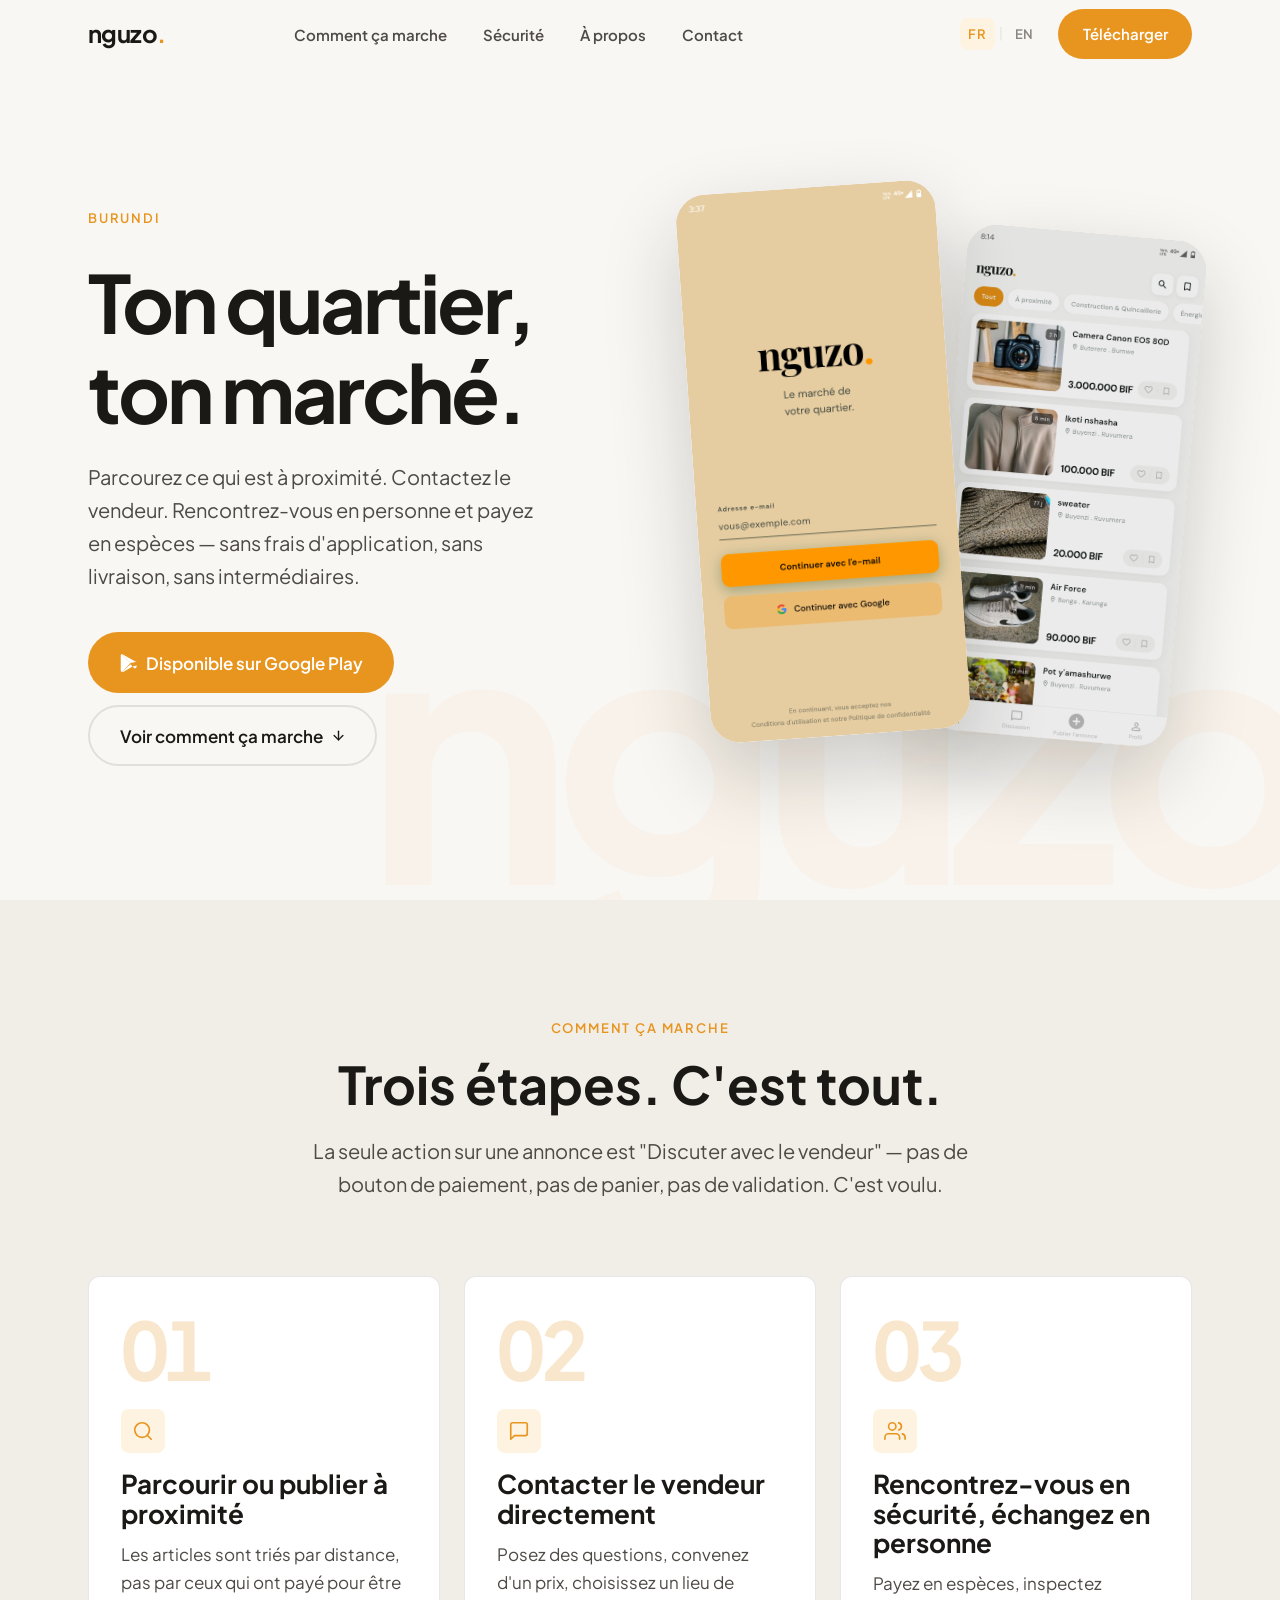
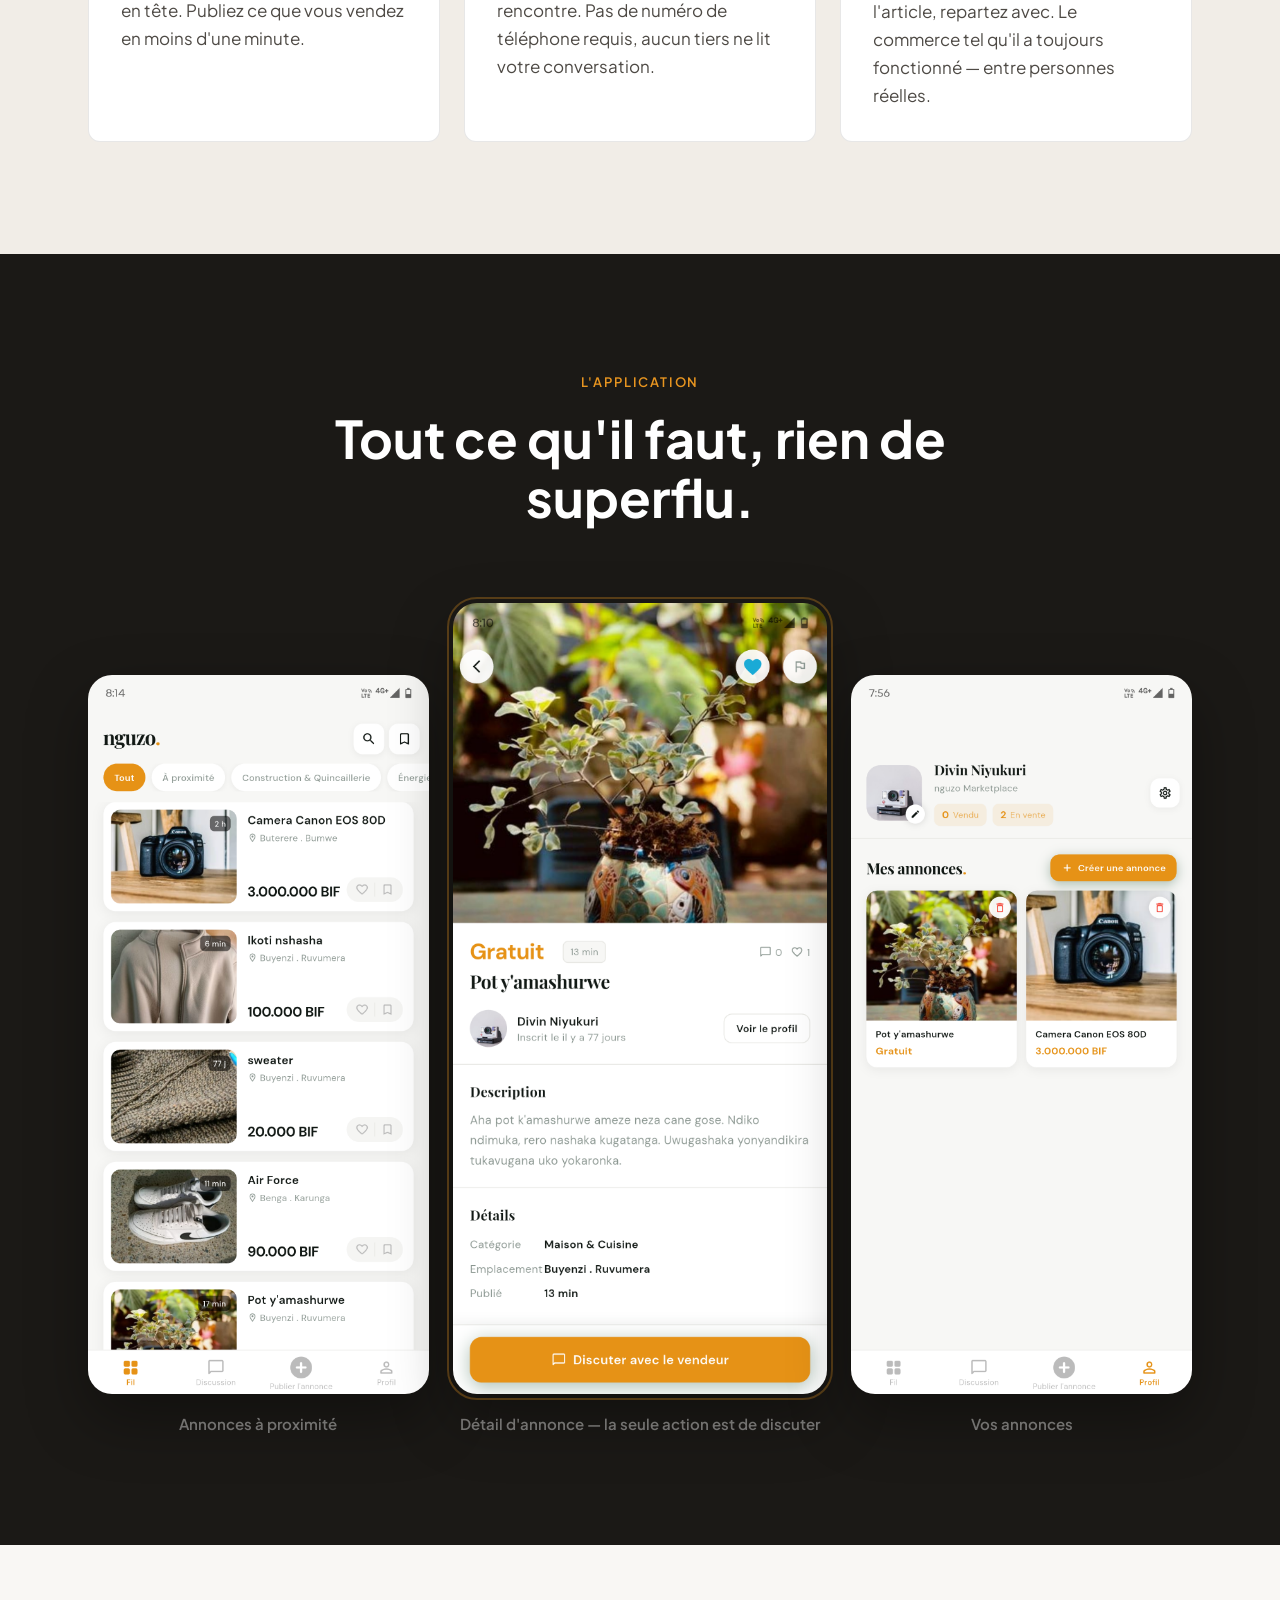
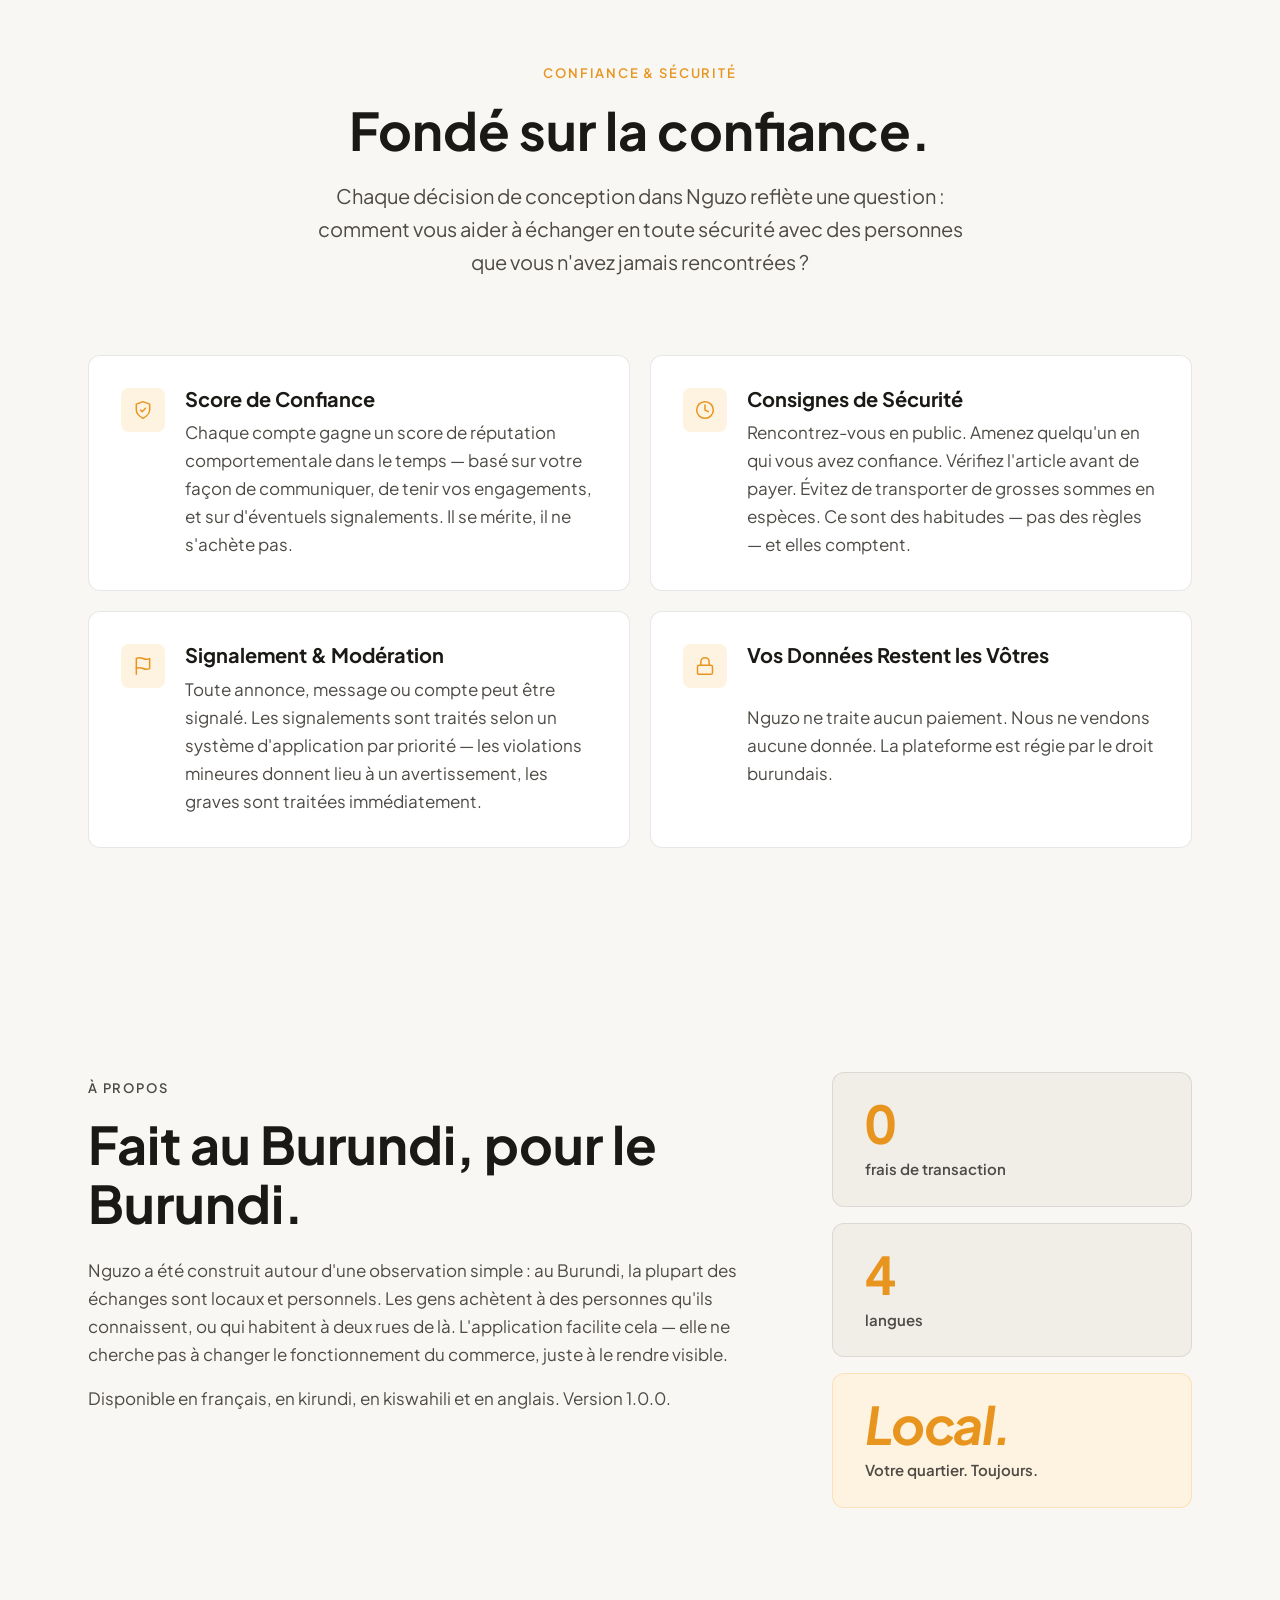
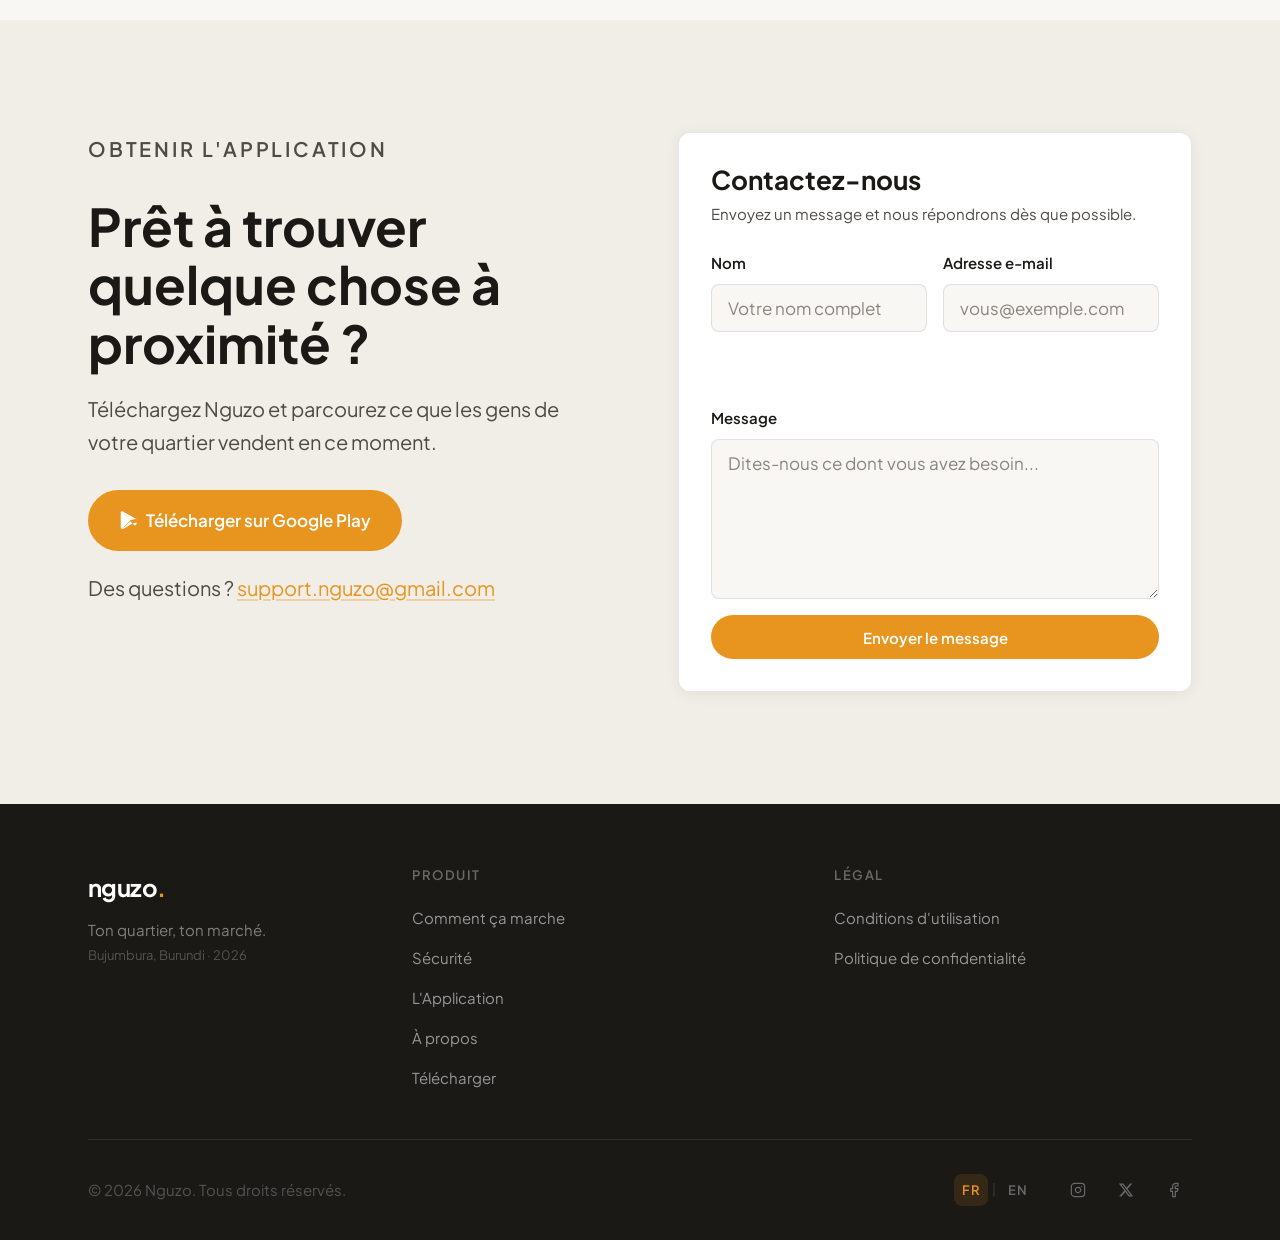
<file: index.html>
<!DOCTYPE html>
<html lang="fr" data-lang="fr">
<head> 
  <meta charset="UTF-8" />
  <meta name="viewport" content="width=device-width, initial-scale=1.0" />
  <meta http-equiv="X-UA-Compatible" content="IE=edge" />

  <!-- ============================================================
       SEO META
       Replace with your actual domain before going live. //done
  ============================================================ -->
  <title>Nguzo — Your Neighborhood Marketplace</title>
  <meta name="description" content="Nguzo connects buyers and sellers in the same neighborhood. Post a listing, message directly, meet in person. No fees, no shipping, no middlemen." />
  <meta name="robots" content="index, follow" />
  <meta name="author" content="Nguzo" />

  <link rel="canonical" href="https://nguzo.app/" />
  <link rel="alternate" hreflang="en" href="https://nguzo.app/" />
  <link rel="alternate" hreflang="fr" href="https://nguzo.app/?lang=fr" />
  <link rel="alternate" hreflang="x-default" href="https://nguzo.app/" />

  <!-- Open Graph -->
  <meta property="og:type"        content="website" />
  <meta property="og:url"         content="https://nguzo.app/" />
  <meta property="og:title"       content="Nguzo — Your Neighborhood Marketplace" />
  <meta property="og:description" content="Browse nearby listings. Message sellers directly. Meet in person. Burundi's local marketplace." />
  <meta property="og:image"       content="https://nguzo.app/images/app-feed.png" />
  <meta property="og:locale"      content="fr_FR" />
  <meta property="og:locale:alternate" content="en_US" />
  <meta property="og:site_name"   content="Nguzo" />

  <!-- Twitter Card -->
  <meta name="twitter:card"        content="summary_large_image" />
  <meta name="twitter:title"       content="Nguzo — Your Neighborhood Marketplace" />
  <meta name="twitter:description" content="Browse nearby listings. Message sellers directly. Meet in person." />
  <meta name="twitter:image"       content="https://nguzo.app/images/app-feed.png" />

  <!-- Structured Data -->
  <script type="application/ld+json">
  {
    "@context": "https://schema.org",
    "@type": "SoftwareApplication",
    "name": "Nguzo",
    "applicationCategory": "ShoppingApplication",
    "operatingSystem": "Android",
    "description": "Hyper-local peer-to-peer marketplace for Burundi. Post listings, message sellers, meet in person.",
    "inLanguage": ["fr", "rn", "sw", "en"],
    "url": "https://nguzo.app/",
    "publisher": {
      "@type": "Organization",
      "name": "Nguzo",
      "address": { "@type": "PostalAddress", "addressLocality": "Bujumbura", "addressCountry": "BI" },
      "email": "nguzo.official@gmail.com"
    },
    "contactPoint": [
      { "@type": "ContactPoint", "email": "support.nguzo@gmail.com",   "contactType": "customer support" },
      { "@type": "ContactPoint", "email": "nguzo.official@gmail.com",  "contactType": "legal" }
    ]
  }
  </script>

  <!-- Font: Plus Jakarta Sans 400 + 600 + 700 -->
  <link rel="preconnect" href="https://fonts.googleapis.com" />
  <link rel="preconnect" href="https://fonts.gstatic.com" crossorigin />
  <link href="https://fonts.googleapis.com/css2?family=Plus+Jakarta+Sans:ital,wght@0,400;0,600;0,700;1,400&display=swap" rel="stylesheet" />

  <link rel="icon" type="image/png" href="images/LOGO.png">

  <link rel="stylesheet" href="style.css" />
</head>
<body>

<!-- Skip to main content (accessibility) -->
<a href="#main" class="skip-link">
  <span data-en="Skip to main content" data-fr="Passer au contenu principal">Skip to main content</span>
</a>

<!-- ==============================================================
     NAVIGATION
============================================================== -->

<app-header></app-header>

<!-- ==============================================================
     MAIN
============================================================== -->
<app-main></app-main>

<!-- ==============================================================
     FOOTER
============================================================== -->
<footer class="site-footer" role="contentinfo">
  <div class="container">
    <div class="footer-top">

      <!-- Brand -->
      <div class="footer-brand">
        <a href="/" class="logo footer-logo" aria-label="Nguzo">
          <span class="logo__word">nguzo</span><span class="logo__dot">.</span>
        </a>
        <p data-en="Your neighborhood, your marketplace."
           data-fr="Ton quartier, ton marché.">Your neighborhood, your marketplace.</p>
        <p class="footer-location">Bujumbura, Burundi · 2026</p>
      </div>

      <!-- Product links -->
      <nav class="footer-nav" aria-label="Product navigation">
        <h4 data-en="Product" data-fr="Produit">Product</h4>
        <ul role="list">
          <li><a href="#how-it-works" data-en="How it works"  data-fr="Comment ça marche">How it works</a></li>
          <li><a href="#trust"        data-en="Safety"        data-fr="Sécurité">Safety</a></li>
          <li><a href="#the-app"      data-en="The App"       data-fr="L'Application">The App</a></li>
          <li><a href="#about"        data-en="About"         data-fr="À propos">About</a></li>
          <li><a href="https://play.google.com/store/apps/details?id=co.nguzo.app" target="_blank" rel="noopener noreferrer"
                 data-en="Download"  data-fr="Télécharger">Download</a></li>
        </ul>
      </nav>

      <!-- Legal links -->
      <nav class="footer-nav" aria-label="Legal navigation">
        <h4 data-en="Legal" data-fr="Légal">Legal</h4>
        <ul role="list">
          <li><a href="/terms"   data-en="Terms of Use"       data-fr="Conditions d'utilisation">Terms of Use</a></li>
          <li><a href="/privacy" data-en="Privacy Policy"     data-fr="Politique de confidentialité">Privacy Policy</a></li>
          <li>
            <!-- <a href="mailto:nguzo.official@gmail.com" class="footer-legal-email">
              <span data-en="Legal inquiries" data-fr="Requêtes légales">Legal inquiries</span>
              <small>nguzo.official@gmail.com</small>
            </a> -->
          </li>
        </ul>
      </nav>

    </div>

    <div class="footer-bottom">
      <p class="footer-copy" data-en="© 2026 Nguzo. All rights reserved." data-fr="© 2026 Nguzo. Tous droits réservés.">© 2026 Nguzo. All rights reserved.</p>
      <div class="footer-bottom-right">
        <div class="lang-switch" role="group" aria-label="Language / Langue">
          <button class="lang-btn" id="btn-fr-f" aria-pressed="true">FR</button>
          <span aria-hidden="true" class="lang-sep">|</span>
          <button class="lang-btn" id="btn-en-f" aria-pressed="false">EN</button>
        </div>
        <div class="footer-social" aria-label="Social media">
          <a href="https://www.instagram.com/nguzo_marketplace?igsh=dHk3d3pzeW5hcGFs" class="social-btn" aria-label="Nguzo on Instagram" rel="noopener noreferrer">
            <svg width="16" height="16" viewBox="0 0 24 24" fill="none" stroke="currentColor" stroke-width="1.8" stroke-linecap="round" stroke-linejoin="round"><rect x="2" y="2" width="20" height="20" rx="5"/><path d="M16 11.37A4 4 0 1 1 12.63 8 4 4 0 0 1 16 11.37z"/><line x1="17.5" y1="6.5" x2="17.51" y2="6.5"/></svg>
          </a>
          <a href="https://x.com/ngz_marketplace" class="social-btn" aria-label="Nguzo on X" rel="noopener noreferrer">
            <svg width="16" height="16" viewBox="0 0 24 24" fill="currentColor"><path d="M18.244 2.25h3.308l-7.227 8.26 8.502 11.24H16.17l-5.214-6.817L4.99 21.75H1.68l7.73-8.835L1.254 2.25H8.08l4.713 6.231zm-1.161 17.52h1.833L7.084 4.126H5.117z"/></svg>
          </a>
          <a href="https://www.facebook.com/share/1HzvjEso9R/" class="social-btn" aria-label="Nguzo on Facebook" rel="noopener noreferrer">
            <svg width="16" height="16" viewBox="0 0 24 24" fill="none" stroke="currentColor" stroke-width="1.8" stroke-linecap="round" stroke-linejoin="round"><path d="M18 2h-3a5 5 0 0 0-5 5v3H7v4h3v8h4v-8h3l1-4h-4V7a1 1 0 0 1 1-1h3z"/></svg>
          </a>
        </div>
      </div>
    </div>
  </div>
</footer>

<script src="js/script.js" defer></script>
<script src="js/form_validation.js" defer></script>
<script src="js/components/app-header.js"></script>
<script src="js/components/main/app-main.js"></script>
<script src="js/components/main/app-how_it_works.js"></script>
<script src="js/components/main/app-safety.js"></script>
<script src="js/components/main/app-about.js"></script>
<script src="js/components/main/app-contact.js"></script>
</body>
</html>
</file>
<file: style.css>
/* style.css — entrypoint importing modular CSS files */

@import url("css/01-tokens.css");
@import url("css/02-reset-and-base.css");
@import url("css/03-accessibility.css");
@import url("css/04-layout.css");
@import url("css/05-typography-components.css");
@import url("css/06-logo.css");
@import url("css/07-buttons.css");
@import url("css/08-language-switch.css");
@import url("css/09-navigation.css");
@import url("css/10-mobile-nav.css");
@import url("css/11-hero.css");
@import url("css/12-how-it-works.css");
@import url("css/13-app-showcase.css");
@import url("css/14-trust.css");
@import url("css/15-about.css");
@import url("css/16-contact.css");
@import url("css/17-footer.css");
@import url("css/18-legal-pages.css");
@import url("css/19-animations.css");
@import url("css/20-responsive.css");
</file>
